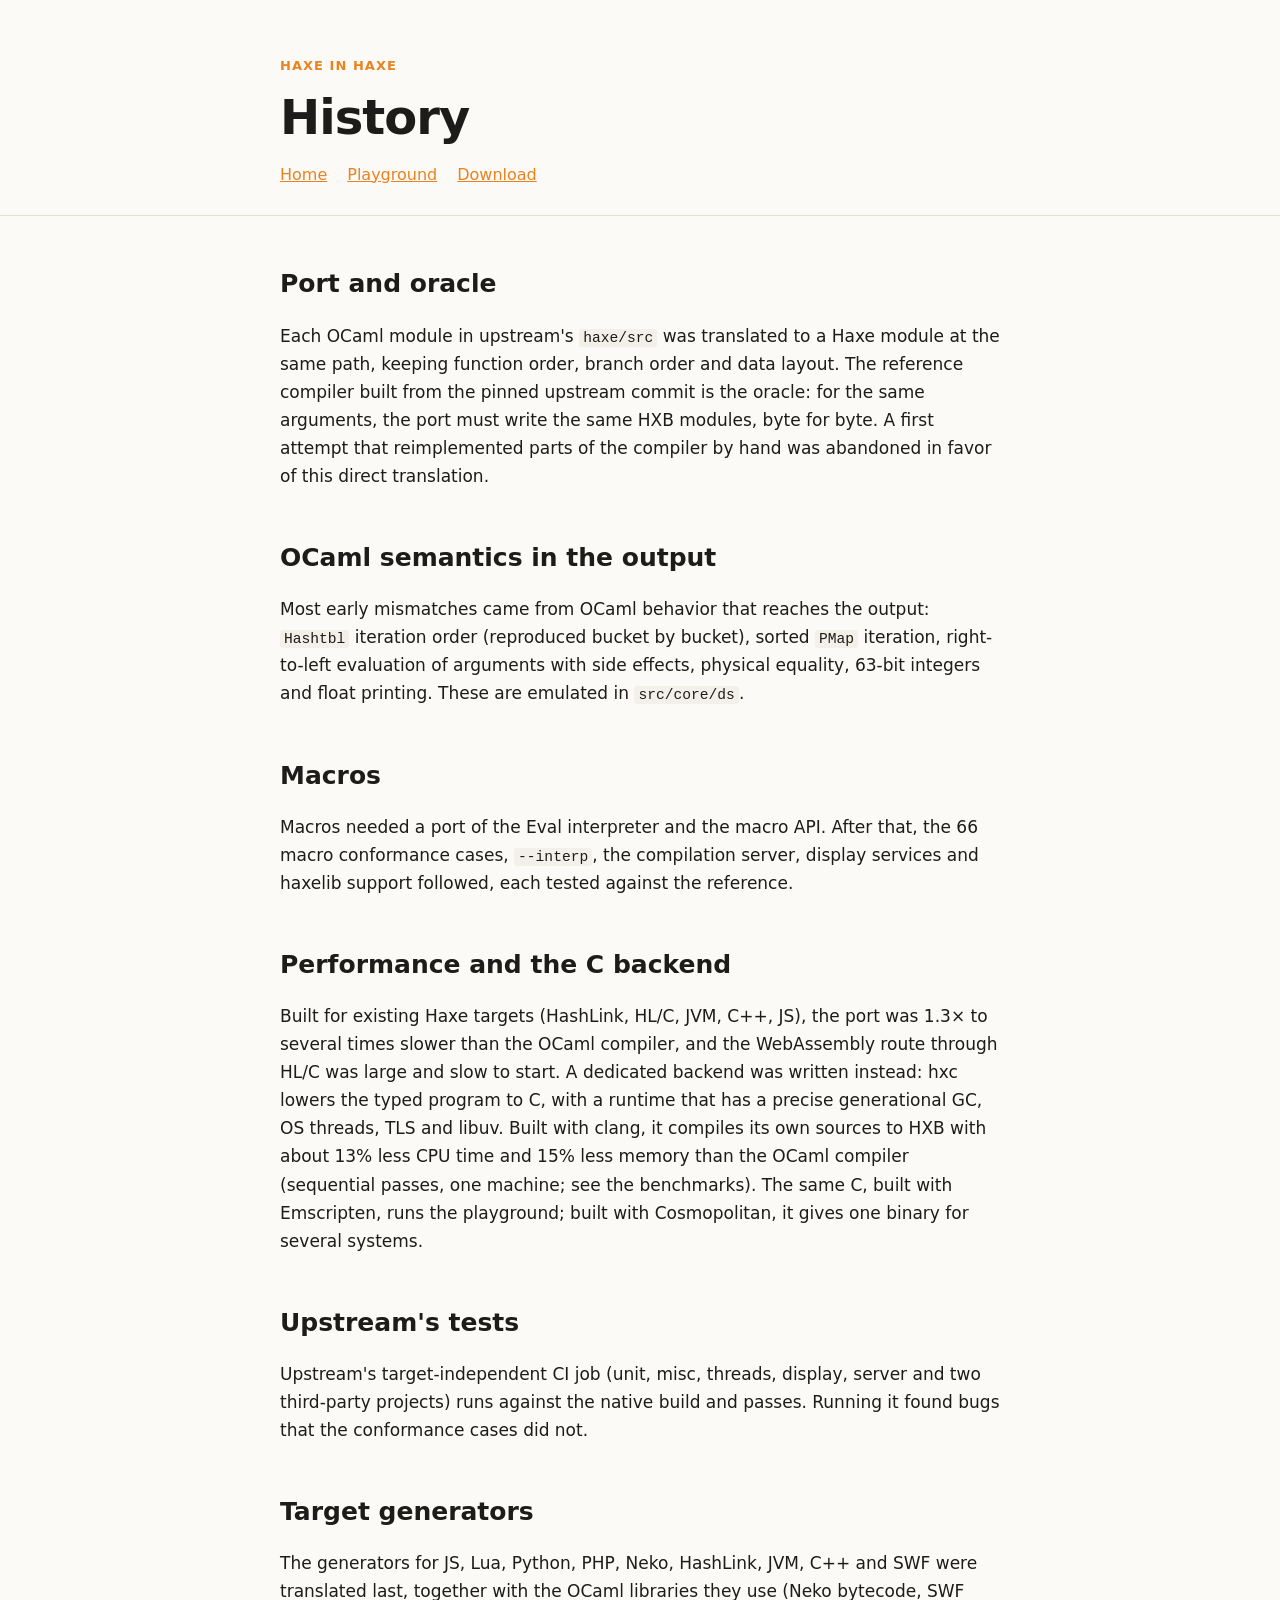
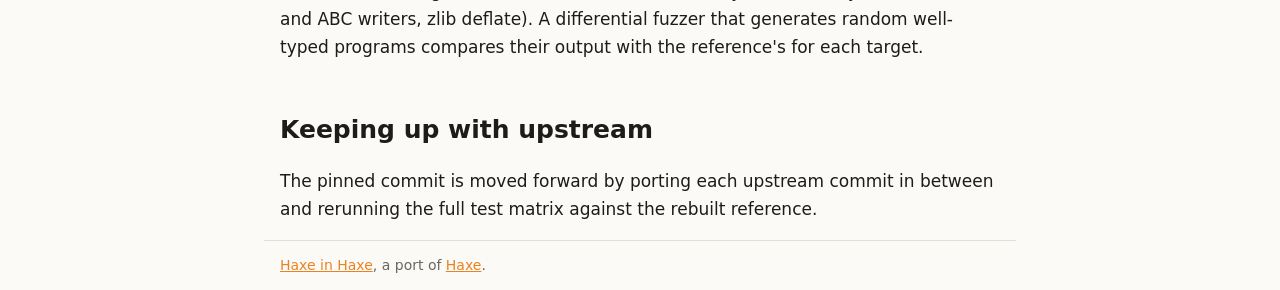
<file: story.html>
<!doctype html>
<html lang="en">
<head>
<meta charset="utf-8">
<meta name="viewport" content="width=device-width, initial-scale=1">
<title>History · Haxe in Haxe</title>
<meta name="description" content="How the Haxe compiler was ported from OCaml to Haxe and given a C backend.">
<link rel="stylesheet" href="style.css">
</head>
<body>
<header class="hero story-hero">
	<div class="wrap">
		<p class="kicker"><a href="index.html">Haxe in Haxe</a></p>
		<h1>History</h1>
		<nav class="links">
			<a href="index.html">Home</a>
			<a href="index.html#playground">Playground</a>
			<a href="index.html#download">Download</a>
		</nav>
	</div>
</header>

<main class="wrap">
<article class="story">

<h2>Port and oracle</h2>
<p>Each OCaml module in upstream's <code>haxe/src</code> was translated to a Haxe module at the same path, keeping function order, branch order and data layout. The reference compiler built from the pinned upstream commit is the oracle: for the same arguments, the port must write the same HXB modules, byte for byte. A first attempt that reimplemented parts of the compiler by hand was abandoned in favor of this direct translation.</p>

<h2>OCaml semantics in the output</h2>
<p>Most early mismatches came from OCaml behavior that reaches the output: <code>Hashtbl</code> iteration order (reproduced bucket by bucket), sorted <code>PMap</code> iteration, right-to-left evaluation of arguments with side effects, physical equality, 63-bit integers and float printing. These are emulated in <code>src/core/ds</code>.</p>

<h2>Macros</h2>
<p>Macros needed a port of the Eval interpreter and the macro API. After that, the 66 macro conformance cases, <code>--interp</code>, the compilation server, display services and haxelib support followed, each tested against the reference.</p>

<h2>Performance and the C backend</h2>
<p>Built for existing Haxe targets (HashLink, HL/C, JVM, C++, JS), the port was 1.3× to several times slower than the OCaml compiler, and the WebAssembly route through HL/C was large and slow to start. A dedicated backend was written instead: hxc lowers the typed program to C, with a runtime that has a precise generational GC, OS threads, TLS and libuv. Built with clang, it compiles its own sources to HXB with about 13% less CPU time and 15% less memory than the OCaml compiler (sequential passes, one machine; see the benchmarks). The same C, built with Emscripten, runs the playground; built with Cosmopolitan, it gives one binary for several systems.</p>

<h2>Upstream's tests</h2>
<p>Upstream's target-independent CI job (unit, misc, threads, display, server and two third-party projects) runs against the native build and passes. Running it found bugs that the conformance cases did not.</p>

<h2>Target generators</h2>
<p>The generators for JS, Lua, Python, PHP, Neko, HashLink, JVM, C++ and SWF were translated last, together with the OCaml libraries they use (Neko bytecode, SWF and ABC writers, zlib deflate). A differential fuzzer that generates random well-typed programs compares their output with the reference's for each target.</p>

<h2>Keeping up with upstream</h2>
<p>The pinned commit is moved forward by porting each upstream commit in between and rerunning the full test matrix against the rebuilt reference.</p>

</article>
</main>

<footer class="wrap story-foot">
	<p><a href="index.html">Haxe in Haxe</a>, a port of <a href="https://haxe.org">Haxe</a>.</p>
</footer>
</body>
</html>
</file>
<file: style.css>
:root {
	--bg: #fbfaf7;
	--fg: #1d1c1a;
	--muted: #6b675f;
	--line: #e3dfd6;
	--panel: #ffffff;
	--code: #f3f0ea;
	--accent: #ea8220;
	--accent-fg: #ffffff;
	--ok: #2f7d32;
	--todo: #8a6d1d;
	--mono: ui-monospace, "SF Mono", Menlo, Consolas, monospace;
}
@media (prefers-color-scheme: dark) {
	:root {
		--bg: #161513;
		--fg: #ece9e2;
		--muted: #a29d93;
		--line: #34312c;
		--panel: #1e1d1a;
		--code: #26241f;
		--accent: #f29a3f;
		--accent-fg: #1a1208;
		--ok: #7cc47f;
		--todo: #d9b85c;
	}
}
* { box-sizing: border-box; }
body {
	margin: 0;
	background: var(--bg);
	color: var(--fg);
	font: 16px/1.55 system-ui, -apple-system, "Segoe UI", sans-serif;
}
.wrap { max-width: 1080px; margin: 0 auto; padding: 0 16px; }
a { color: var(--accent); }
code, pre, textarea { font-family: var(--mono); font-size: 14px; }
code { background: var(--code); padding: 1px 4px; border-radius: 3px; }
h2 { margin-top: 56px; font-size: 26px; }
h3 { margin-top: 28px; font-size: 18px; }
.hero { border-bottom: 1px solid var(--line); padding: 56px 0 28px; }
.hero h1 { font-size: 48px; margin: 4px 0 8px; letter-spacing: -0.02em; }
.kicker { color: var(--accent); font-weight: 600; text-transform: uppercase; font-size: 13px; letter-spacing: 0.08em; margin: 0; }
.lead { font-size: 20px; max-width: 720px; color: var(--muted); margin: 0 0 20px; }
.links { display: flex; flex-wrap: wrap; gap: 6px 20px; }
.cards { display: grid; grid-template-columns: repeat(auto-fit, minmax(220px, 1fr)); gap: 12px; margin-top: 28px; }
.card { background: var(--panel); border: 1px solid var(--line); border-radius: 8px; padding: 14px 16px; }
.card b { display: block; font-size: 24px; }
.card span { color: var(--muted); font-size: 14px; }
.toolbar { display: flex; flex-wrap: wrap; align-items: center; gap: 10px; margin: 16px 0 10px; }
select, button, .button {
	font: inherit; font-size: 15px; color: var(--fg); background: var(--panel);
	border: 1px solid var(--line); border-radius: 6px; padding: 6px 14px; cursor: pointer; text-decoration: none; display: inline-block;
}
select { margin-left: 6px; padding: 6px 8px; }
button:disabled { opacity: 0.5; cursor: default; }
.primary { background: var(--accent); color: var(--accent-fg); border-color: var(--accent); font-weight: 600; }
.state { color: var(--muted); font-size: 14px; }
.play { display: grid; grid-template-columns: 1fr 1fr; gap: 12px; }
@media (max-width: 760px) { .play { grid-template-columns: 1fr; } }
#editor { min-height: 460px; height: 460px; border: 1px solid var(--line); border-radius: 8px; overflow: hidden; min-width: 0; }
textarea {
	width: 100%; min-height: 460px; resize: vertical; tab-size: 4; white-space: pre; overflow-wrap: normal; overflow-x: auto;
	background: var(--panel); color: var(--fg); border: 1px solid var(--line); border-radius: 8px; padding: 12px; line-height: 1.5;
}
.output { background: var(--panel); border: 1px solid var(--line); border-radius: 8px; display: flex; flex-direction: column; min-height: 420px; max-height: 640px; min-width: 0; }
.outhead { padding: 8px 12px; border-bottom: 1px solid var(--line); font-size: 13px; color: var(--muted); }
#out { margin: 0; padding: 12px; white-space: pre-wrap; word-break: break-word; overflow: auto; flex: 1; }
#out .err { color: #d0473b; }
#members { padding: 0 12px 12px; overflow: auto; max-height: 340px; }
#members table { font-size: 13px; }
.note, .muted { color: var(--muted); font-size: 14px; }
table { border-collapse: collapse; width: 100%; margin: 12px 0; font-size: 15px; }
th, td { text-align: left; padding: 7px 10px; border-bottom: 1px solid var(--line); vertical-align: top; }
th { font-weight: 600; }
td:not(:first-child), th:not(:first-child) { white-space: nowrap; }
.ok { color: var(--ok); }
.todo { color: var(--todo); }
.cmd { background: var(--code); padding: 12px 14px; border-radius: 8px; overflow-x: auto; }
.steps li { margin-bottom: 10px; }
.tabs { display: flex; flex-wrap: wrap; gap: 6px; margin: 16px 0 4px; }
.tabs button[aria-selected="true"] { background: var(--accent); color: var(--accent-fg); border-color: var(--accent); font-weight: 600; }
.scroll { overflow-x: auto; }
table.bench { font-size: 14px; margin-top: 4px; }
table.bench td, table.bench th { padding: 6px 8px; vertical-align: middle; }
table.bench .num { text-align: right; font-variant-numeric: tabular-nums; white-space: nowrap; }
table.bench .chk { display: none; color: var(--ok); }
table.bench .barcol { width: 42%; min-width: 140px; }
table.bench tr.ref td { font-weight: 600; }
table.bench .fail { color: var(--todo); white-space: normal; font-size: 13px; }
.track { position: relative; height: 20px; background: var(--code); border-radius: 3px; }
.fill { position: absolute; left: 0; top: 0; bottom: 0; background: var(--accent); opacity: 0.85; border-radius: 3px; }
.fill.fast { background: var(--ok); }
.fill.base { background: var(--muted); }
.mark { position: absolute; top: -3px; bottom: -3px; border-left: 2px dashed var(--fg); opacity: 0.45; }
.lbl { position: absolute; right: 6px; top: 0; line-height: 20px; font-size: 12px; font-weight: 600; font-variant-numeric: tabular-nums; }
.runners dt { font-weight: 600; margin-top: 10px; }
.runners dd { margin: 2px 0 0; color: var(--muted); }
footer { border-top: 1px solid var(--line); margin-top: 64px; padding: 20px 16px 40px; color: var(--muted); font-size: 14px; }
@media (max-width: 600px) {
	.hero h1 { font-size: 36px; }
	td, th { padding: 6px; }
	td:not(:first-child), th:not(:first-child) { white-space: normal; }
	table.bench .wall, table.bench .out { display: none; }
	table.bench .chk { display: inline; }
	table.bench td.num, table.bench th.num { white-space: nowrap; }
	table.bench { font-size: 13px; }
	table.bench td, table.bench th { padding: 5px 4px; }
	table.bench .barcol { min-width: 90px; }
	table.bench th.barcol .muted { display: none; }
}

/* Long-form pages (story.html) */
.kicker a { color: inherit; text-decoration: none; }
.kicker a:hover { text-decoration: underline; }
.story { max-width: 720px; margin: 0 auto; font-size: 17px; line-height: 1.65; }
.story > p, .story li { overflow-wrap: break-word; }
.story h2 { margin-top: 52px; font-size: 25px; line-height: 1.3; scroll-margin-top: 16px; }
.story h3 { margin-top: 30px; font-size: 18px; }
.story code { font-size: 0.86em; }
.story ul, .story ol { padding-left: 1.4em; }
.story li { margin-bottom: 6px; }
.story .byline { color: var(--muted); font-size: 14px; margin-top: 28px; }
.story blockquote { margin: 18px 0; padding: 4px 0 4px 16px; border-left: 3px solid var(--line); color: var(--muted); }
.story .callout { background: var(--panel); border: 1px solid var(--line); border-left: 4px solid var(--accent); border-radius: 8px; padding: 4px 18px; margin: 24px 0; font-size: 16px; }
.story .toc { background: var(--panel); border: 1px solid var(--line); border-radius: 8px; padding: 6px 18px 10px; margin: 24px 0; font-size: 15px; }
.story .toc p { margin: 8px 0 4px; }
.story .toc ol { margin: 0; columns: 2; column-gap: 28px; }
.story .toc li { margin: 2px 0; break-inside: avoid; }
.story pre.code { tab-size: 4; background: var(--code); border-radius: 8px; padding: 12px 14px; overflow-x: auto; font-size: 13.5px; line-height: 1.5; }
.story pre.code code { background: none; padding: 0; font-size: inherit; }
.story figure { margin: 22px 0; }
.story figcaption { color: var(--muted); font-size: 13.5px; line-height: 1.5; margin-top: 6px; }
.story table { font-size: 14.5px; margin: 0; }
.story td, .story th { white-space: normal; }
.story td.n, .story th.n { text-align: right; white-space: nowrap; font-variant-numeric: tabular-nums; }
.story-hero .lead { max-width: 760px; }
@media (max-width: 600px) {
	.story { font-size: 16px; }
	.story h2 { font-size: 22px; }
	.story .toc ol { columns: 1; }
	.story table { font-size: 12.5px; }
	.story td, .story th { padding: 5px 4px; }
	.story td:first-child { min-width: 92px; }
	.story td.n, .story th.n { white-space: normal; }
}

.storylink { margin: -8px 0 20px; font-size: 16px; }
.storylink a { font-weight: 600; }
.story-hero .wrap, .story-foot { max-width: 752px; }
</file>
